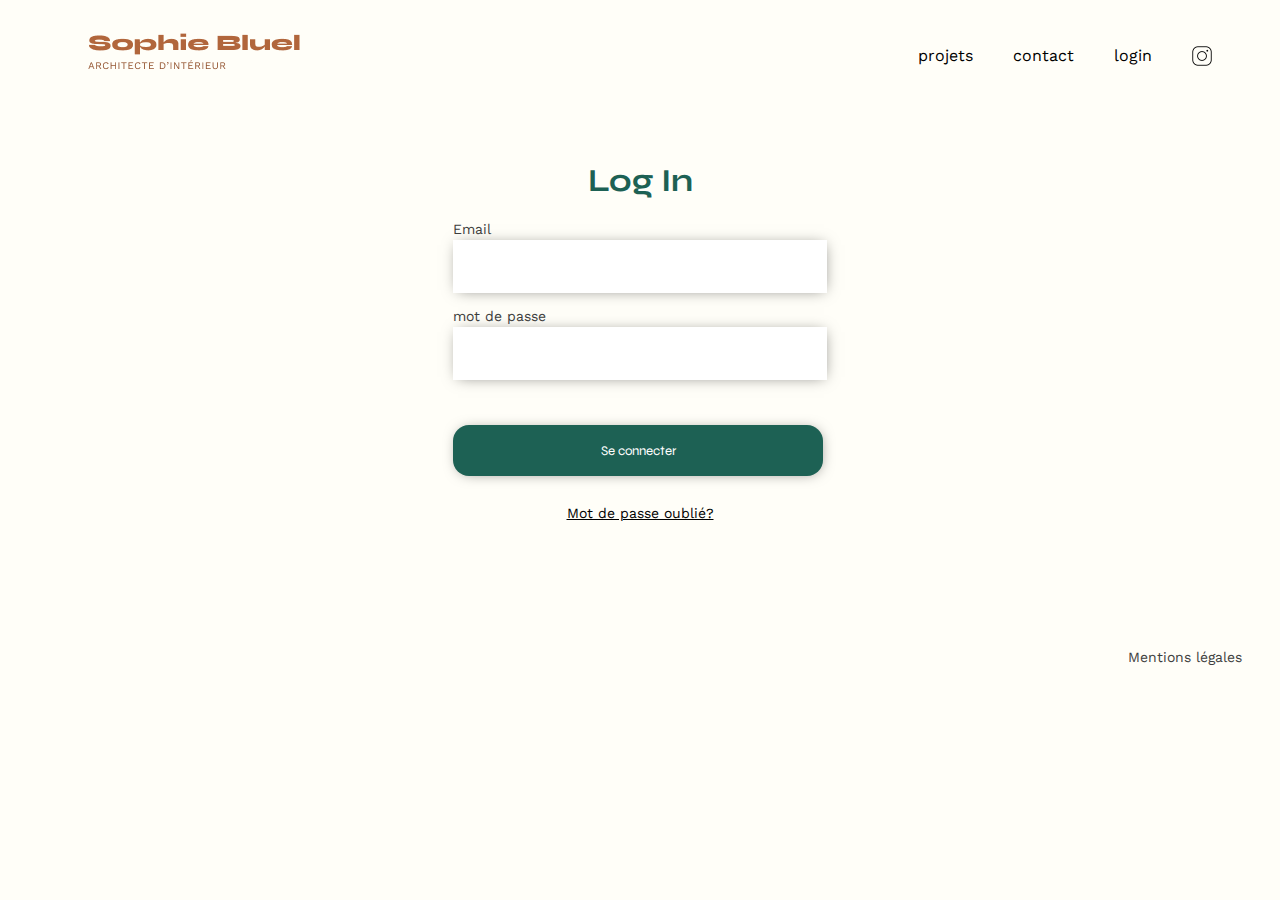
<file: FrontEnd/login.html>
<!DOCTYPE html>
<html lang="fr">

<head>
    <meta charset="UTF-8">
    <meta name="viewport" content="width=device-width, initial-scale=1.0">
    <link rel="preconnect" href="https://fonts.googleapis.com">
    <link rel="preconnect" href="https://fonts.gstatic.com" crossorigin>
    <link href="https://fonts.googleapis.com/css2?family=Syne:wght@700;800&family=Work+Sans&display=swap"
        rel="stylesheet">
    <title>Document</title>
    <link rel="stylesheet" href="./assets/styleLogin.css">
</head>

<body>
    <header>
        <div class="leftHeader"><img src="./assets/images/Logo.png" alt="logo de Sophie Bluel"></div>
        <div class="rightHeader">
            <p>projets</p>
            <p>contact</p>
            <p>login</p>
            <img src="./assets/icons/instagram.png" alt="icone instagram">
        </div>
    </header>
    <main>
        <h1>Log In</h1>
        <form action="#" id="formLogin" method="post" class="inputLog">

            <label for="email">Email</label>
			<input type="email" name="email" id="email">
             <label for="password">mot de passe</label>
			<input type="password" name="password" id="password">
            <input type="submit" class="buttonLog" value="Se connecter">
        </form>
        <p class="mdpForget">Mot de passe oublié?</p>
    </main>
    <footer>
        <p>Mentions légales</p>
    </footer>
</body>
<script src="./assets/js/login.js"></script>

</html>
</file>
<file: FrontEnd/assets/styleLogin.css>
body {
    background-color: #FFFEF8;
}

header {
    display: flex;
    flex-direction: row;
    justify-content: space-between;
    margin-top: 30px;
}

.leftHeader {
    margin-left: 80px;
}

.rightHeader {
    display: flex;
    flex-direction: row;
    gap: 40px;
    align-items: center;
    margin-right: 60px;
}

.rightHeader p {
    font-family: work sans, serif;
    font-size: 16px;
}

.rightHeader p:hover {
    font-weight: bolder;
}

.rightHeader img {
    height: 20px;
}

main {
    display: flex;
    flex-direction: column;
    align-items: center;
}

h1 {
    margin-top: 80px;
    font-family: syne, serif;
    font-weight: bold;
    color: #1D6154;
}

#formLogin {
    display: flex;
    flex-direction: column;
}

.inputLog label {
    font-family: work sans, serif;
    font-size: 14px;
    margin-bottom: 3px;
    color: #3D3D3D;
}

.inputLog input {
    height: 51px;
    width: 370px;
    border: none;
    box-shadow: 1px 1px 14px -4px rgba(0, 0, 0, 0.5);
    margin-bottom: 15px;
    cursor:pointer;
}

.buttonLog {
    margin-top: 30px;
	background-color: #1D6154;
	border-radius: 16px;
	border: solid 1px #1D6154;
    padding: 5px 15px 5px 15px;
    font-family: syne, serif;
    color: white;
    padding-left: 30px;
    padding-right: 30px;
}

.mdpForget {
    font-family: work sans, serif;
    text-decoration: underline;
    font-size: 14px;
}

footer {
    display: flex;
    flex-direction: row-reverse;
    margin-top: 100px;
    font-family: work sans, serif;
    font-size: 14px;
    color: #3D3D3D;
    margin-right: 30px;
}
</file>
